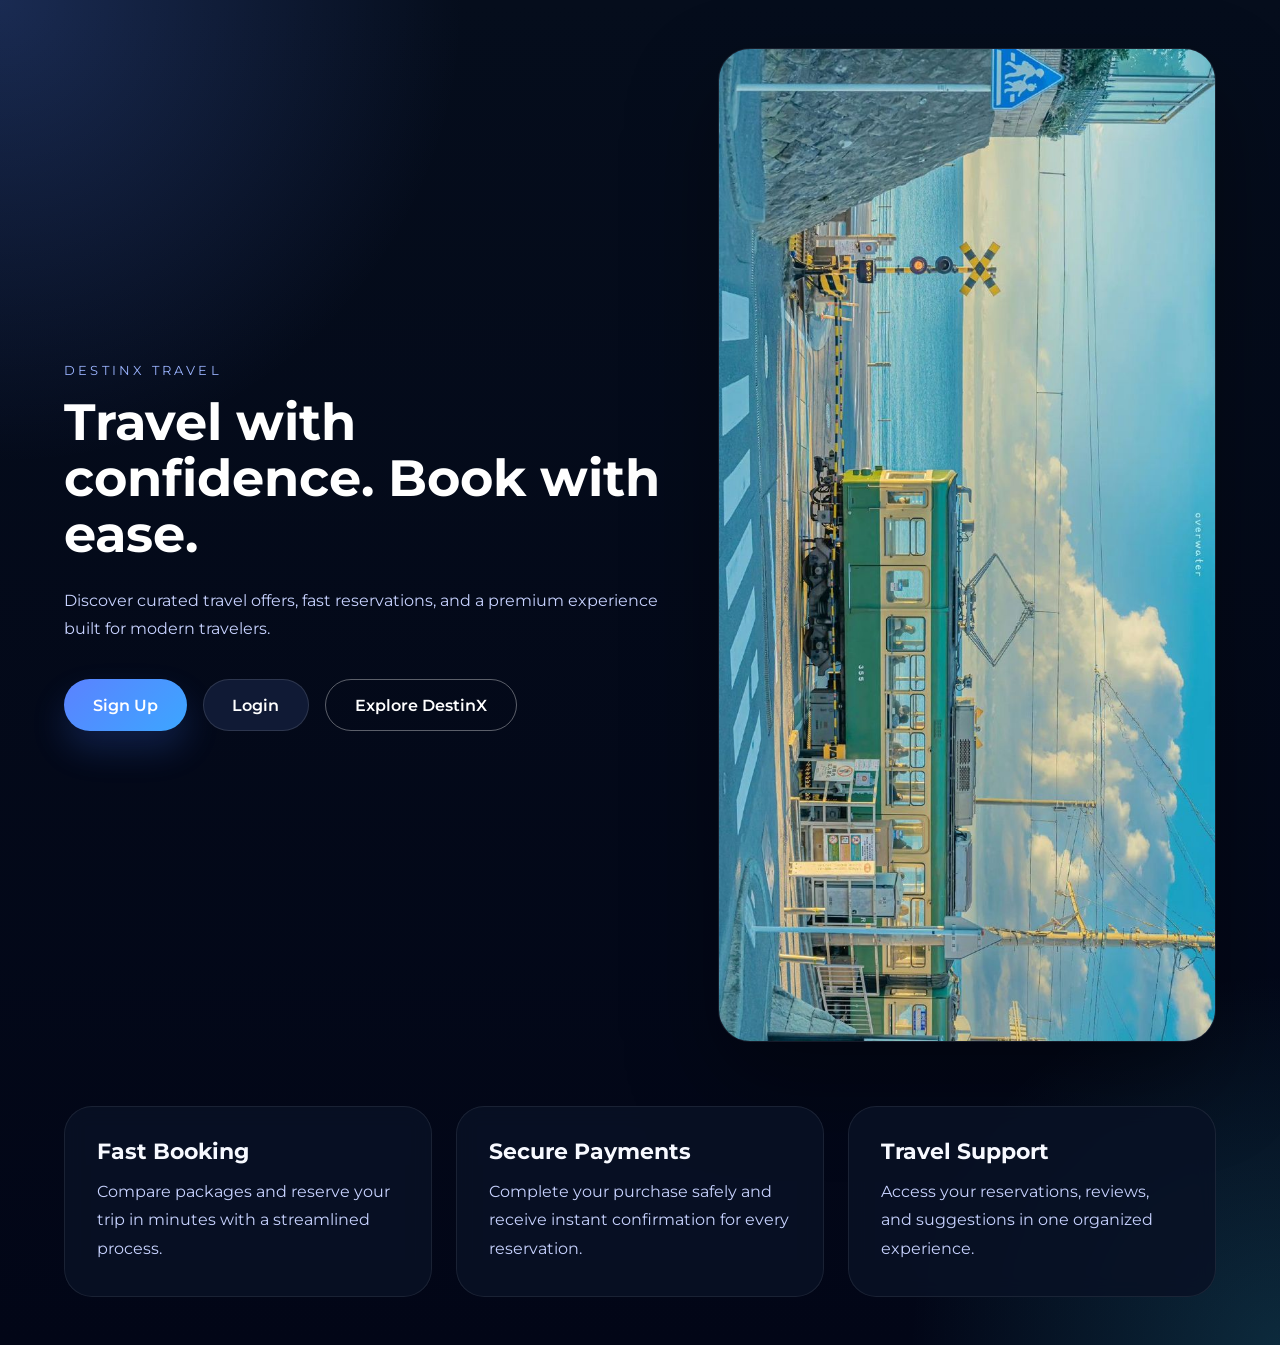
<file: index.html>
﻿<!DOCTYPE html>
<html lang="en">
<head>
    <meta charset="UTF-8">
    <meta name="viewport" content="width=device-width, initial-scale=1.0">
    <title>DestinX | Home</title>
    <link rel="stylesheet" href="https://fonts.googleapis.com/css?family=Montserrat:400,500,600,700">
    <link rel="stylesheet" href="css/style.css">
</head>
<body class="page-home">
    <main class="landing-page">
        <section class="hero-panel">
            <div class="hero-copy">
                <span class="eyebrow">DestinX Travel</span>
                <h1>Travel with confidence. Book with ease.</h1>
                <p>Discover curated travel offers, fast reservations, and a premium experience built for modern travelers.</p>
                <div class="button-row">
                    <a href="signup.html" class="btn btn-primary">Sign Up</a>
                    <a href="login.html" class="btn btn-secondary">Login</a>
                    <a href="home.html" class="btn btn-outline">Explore DestinX</a>
                </div>
            </div>
            <div class="hero-media">
                <img src="images/WhatsApp Image 2026-04-07 at 00.32.35.jpeg" alt="DestinX travel image" />
            </div>
        </section>

        <section class="feature-grid">
            <div class="feature-card">
                <h3>Fast Booking</h3>
                <p>Compare packages and reserve your trip in minutes with a streamlined process.</p>
            </div>
            <div class="feature-card">
                <h3>Secure Payments</h3>
                <p>Complete your purchase safely and receive instant confirmation for every reservation.</p>
            </div>
            <div class="feature-card">
                <h3>Travel Support</h3>
                <p>Access your reservations, reviews, and suggestions in one organized experience.</p>
            </div>
        </section>
    </main>
    <script src="js/script.js"></script>
</body>
</html>
</file>
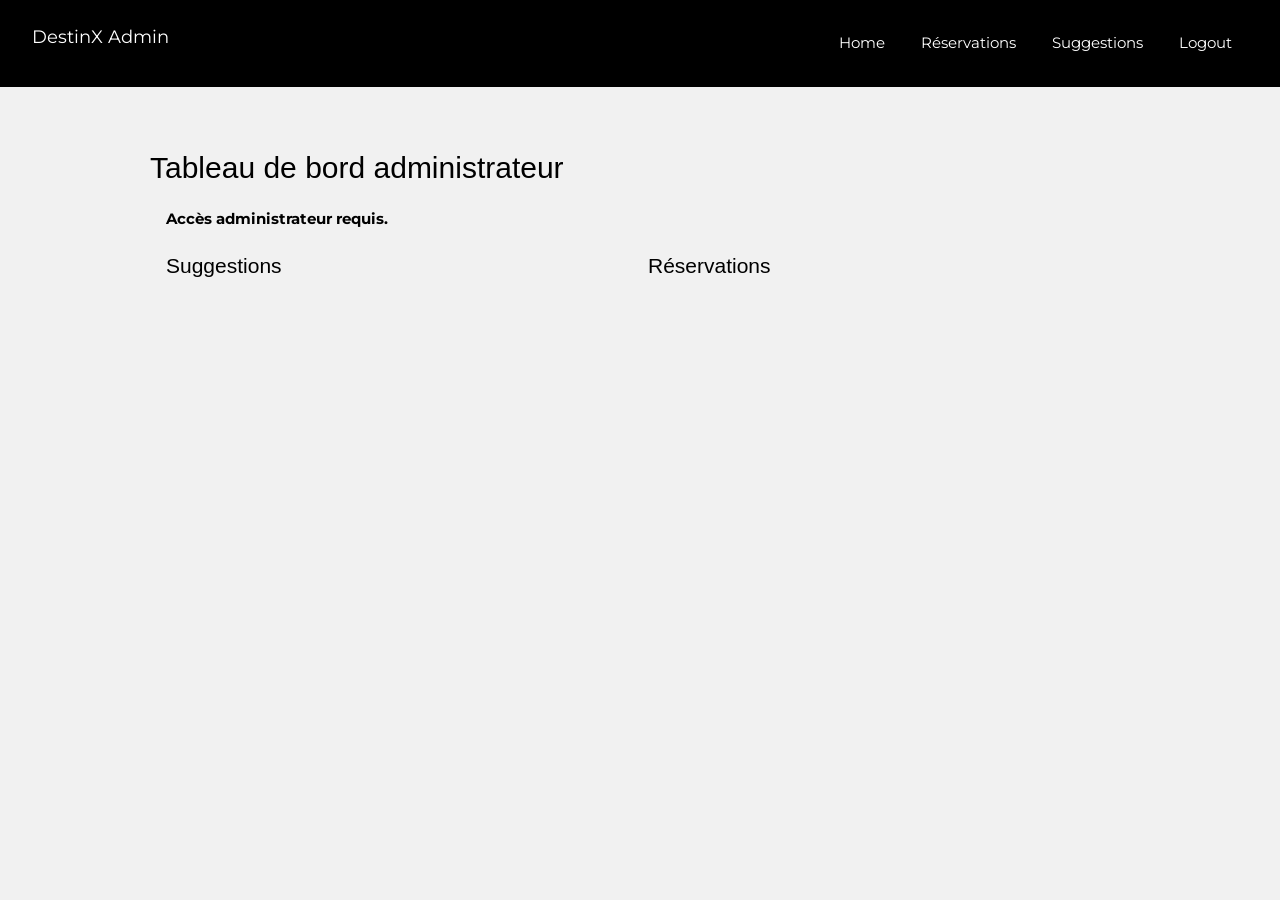
<file: admin.html>
<!DOCTYPE html>
<html lang="en">
<head>
    <meta charset="UTF-8">
    <meta name="viewport" content="width=device-width, initial-scale=1.0">
    <title>Admin Dashboard - DestinX</title>
    <link rel="stylesheet" href="https://www.w3schools.com/w3css/4/w3.css">
    <link rel="stylesheet" href="https://fonts.googleapis.com/css?family=Montserrat">
    <link rel="stylesheet" href="https://cdnjs.cloudflare.com/ajax/libs/font-awesome/4.7.0/css/font-awesome.min.css">
    <link rel="stylesheet" href="css/style.css">
</head>
<body class="w3-light-grey">
    <header class="w3-container w3-black w3-padding-16">
        <div class="w3-bar">
            <div class="w3-bar-item w3-large">DestinX Admin</div>
            <div class="w3-bar-item w3-right">
                <a href="home.html" class="w3-button w3-black">Home</a>
                <a href="my-reservations.html" class="w3-button w3-black">Réservations</a>
                <a href="suggestion.html" class="w3-button w3-black">Suggestions</a>
                <a href="index.html" class="w3-button w3-black">Logout</a>
            </div>
        </div>
    </header>
    <div class="w3-content w3-padding-64">
        <h2 class="w3-text-black">Tableau de bord administrateur</h2>
        <div id="admin-welcome" class="w3-panel w3-light-grey w3-padding"></div>
        <div class="w3-row-padding">
            <div class="w3-half">
                <h3>Suggestions</h3>
                <div id="suggestions-admin-list"></div>
            </div>
            <div class="w3-half">
                <h3>Réservations</h3>
                <div id="reservations-admin-list"></div>
            </div>
        </div>
    </div>
    <script src="js/script.js"></script>
</body>
</html>
</file>
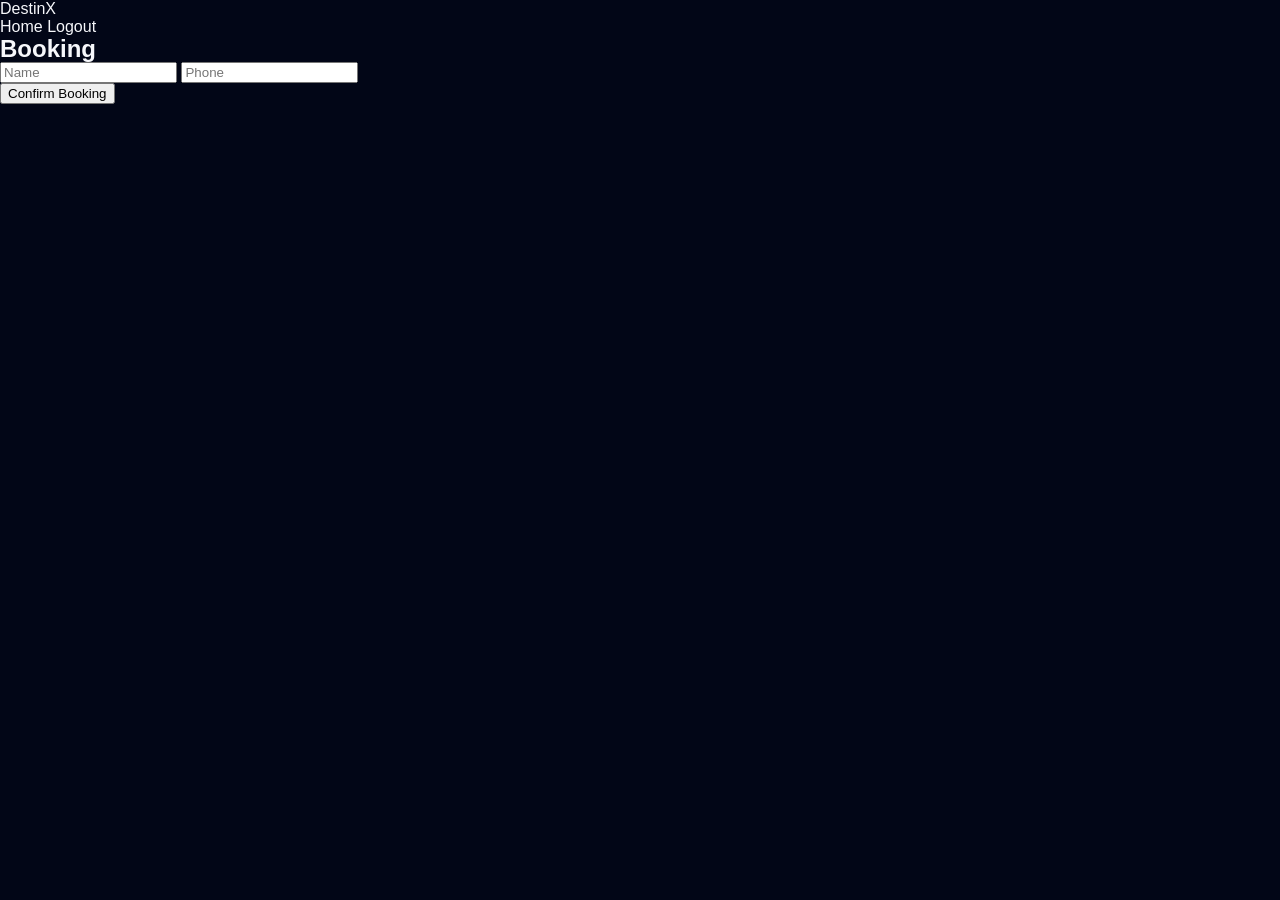
<file: booking.html>
<!DOCTYPE html>
<html lang="en">
<head>
    <meta charset="UTF-8">
    <meta name="viewport" content="width=device-width, initial-scale=1.0">
    <title>Booking - DestinX</title>
    <link rel="stylesheet" href="css/style.css">
</head>
<body>
    <header>
        <div class="logo">DestinX</div>
        <nav>
            <a href="home.html">Home</a>
            <a href="index.html">Logout</a>
        </nav>
    </header>
    <div class="container">
        <div class="form-page">
            <h2>Booking</h2>
            <form id="booking-form">
                <input type="text" id="name" placeholder="Name" required>
                <input type="tel" id="phone" placeholder="Phone" required>
                <div id="booking-summary">
                    <!-- Summary will be populated by JS -->
                </div>
                <button type="submit">Confirm Booking</button>
            </form>
        </div>
    </div>
    <script src="js/script.js"></script>
</body>
</html>
</file>
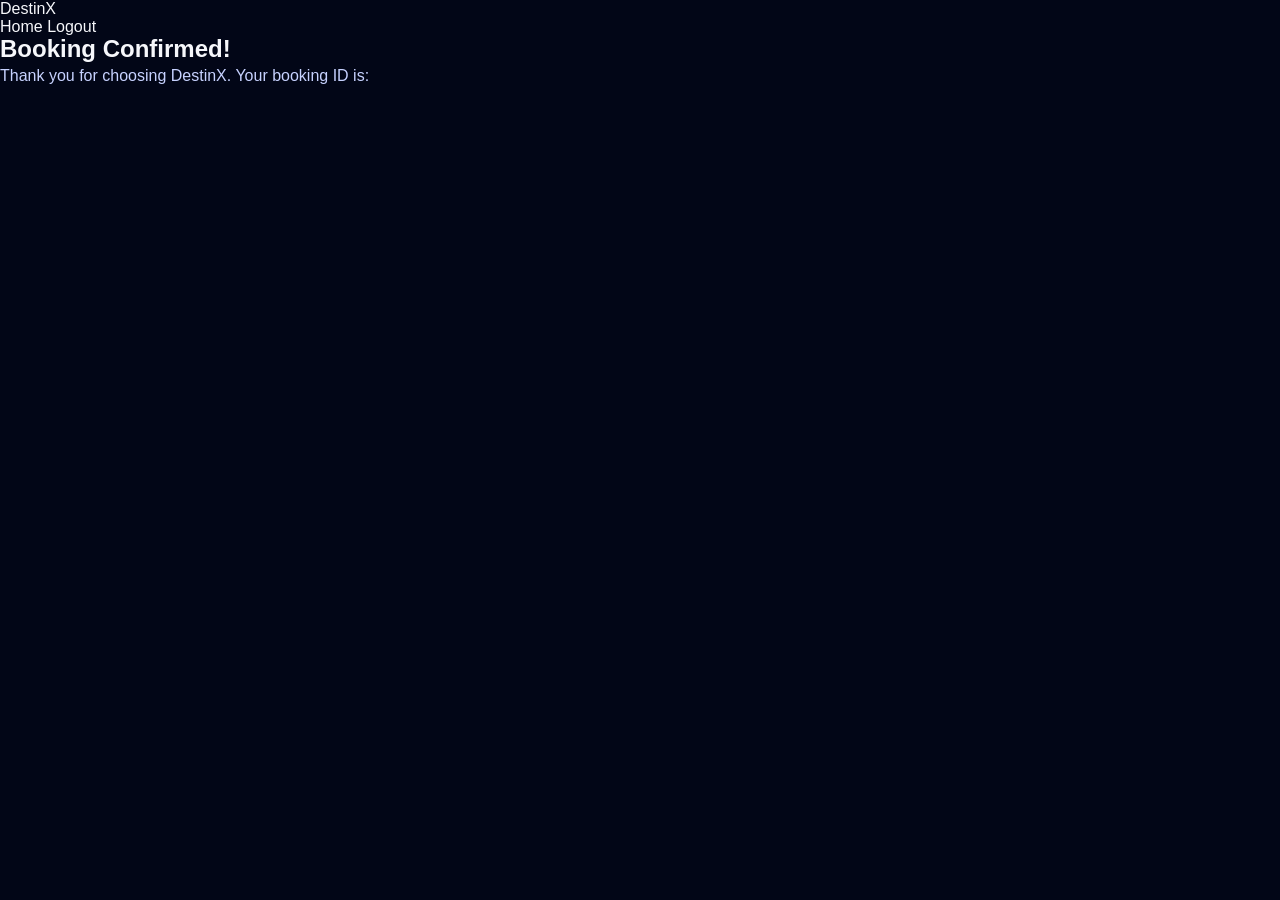
<file: confirmation.html>
<!DOCTYPE html>
<html lang="en">
<head>
    <meta charset="UTF-8">
    <meta name="viewport" content="width=device-width, initial-scale=1.0">
    <title>Confirmation - DestinX</title>
    <link rel="stylesheet" href="css/style.css">
</head>
<body>
    <header>
        <div class="logo">DestinX</div>
        <nav>
            <a href="home.html">Home</a>
            <a href="index.html">Logout</a>
        </nav>
    </header>
    <div class="container">
        <div class="confirmation">
            <h2>Booking Confirmed!</h2>
            <div id="confirmation-details">
                <!-- Details will be populated by JS -->
            </div>
            <p>Thank you for choosing DestinX. Your booking ID is: <span id="booking-id"></span></p>
        </div>
    </div>
    <script src="js/script.js"></script>
</body>
</html>
</file>
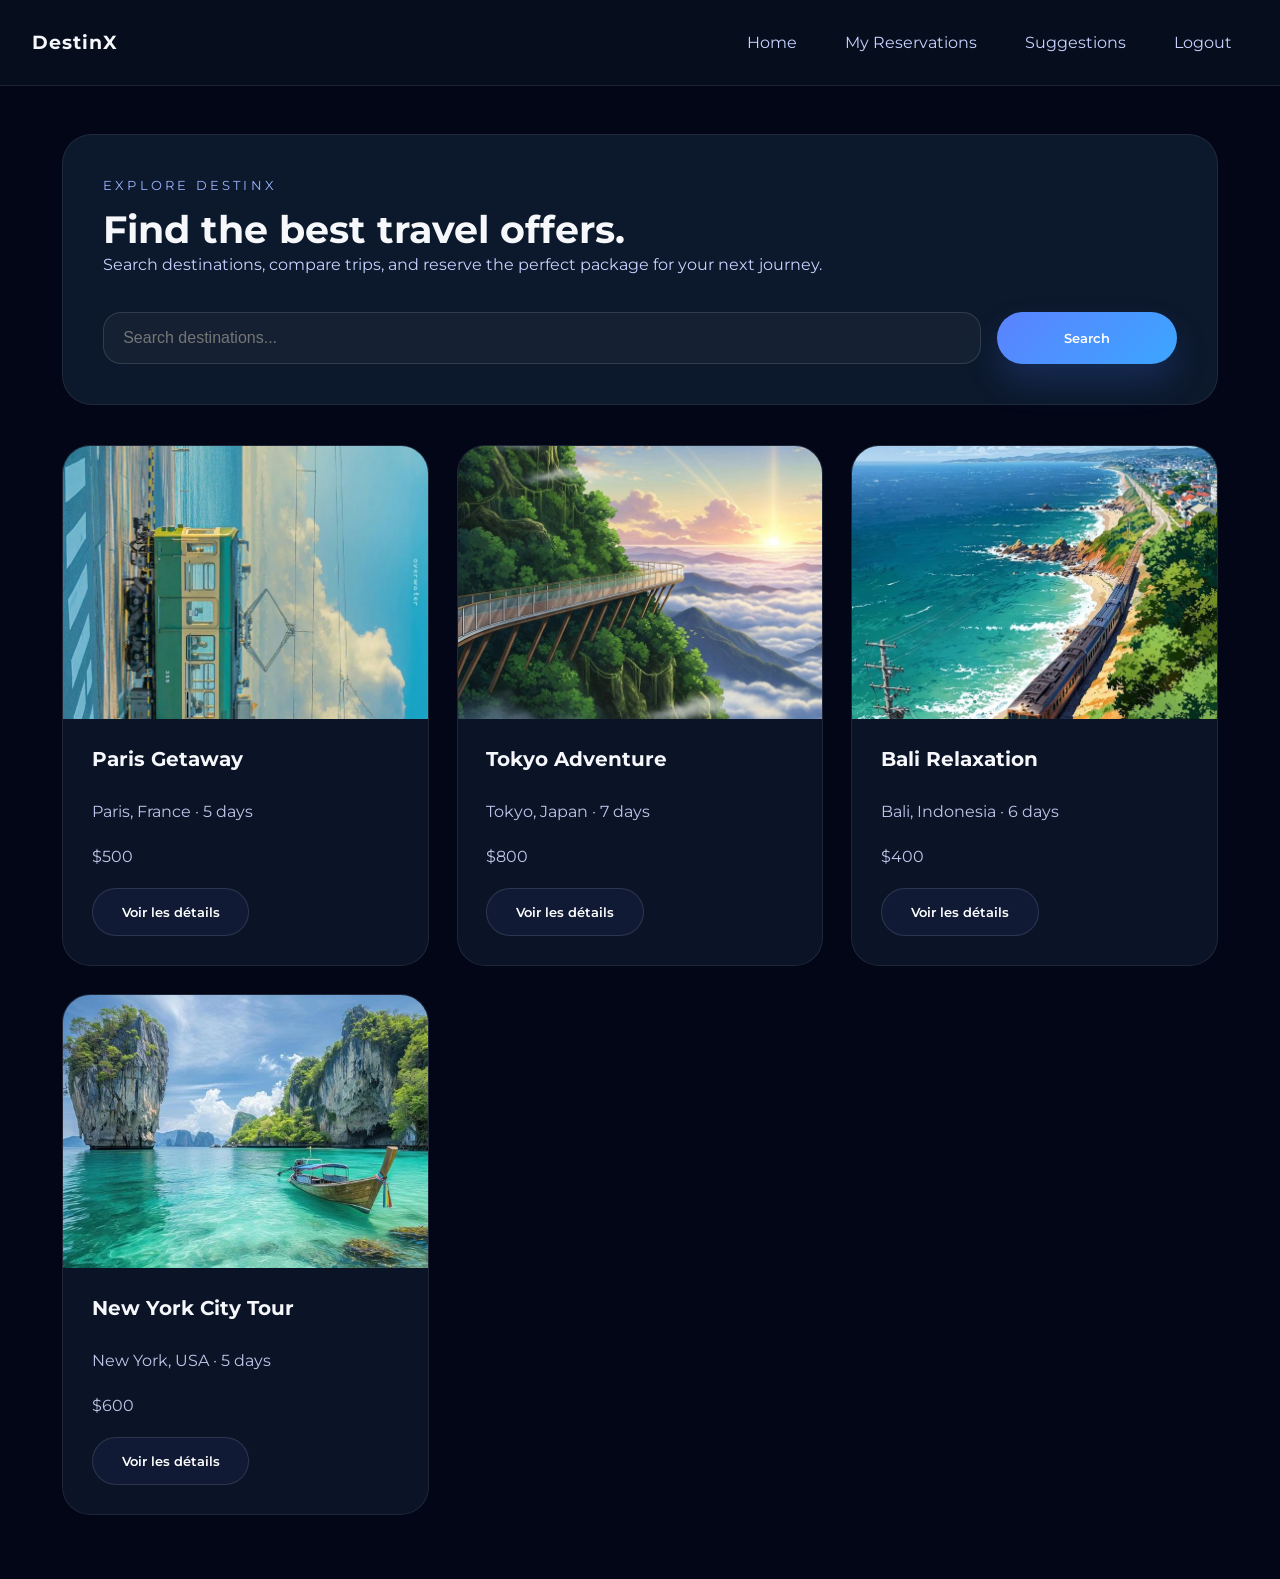
<file: home.html>
﻿<!DOCTYPE html>
<html lang="en">
<head>
    <meta charset="UTF-8">
    <meta name="viewport" content="width=device-width, initial-scale=1.0">
    <title>DestinX | Explore</title>
    <link rel="stylesheet" href="https://fonts.googleapis.com/css?family=Montserrat:400,500,600,700">
    <link rel="stylesheet" href="css/style.css">
</head>
<body class="page-explore">
    <header class="topbar">
        <div class="brand">DestinX</div>
        <nav class="topnav">
            <a href="index.html">Home</a>
            <a href="my-reservations.html">My Reservations</a>
            <a href="suggestion.html">Suggestions</a>
            <a href="javascript:void(0)" onclick="logout()">Logout</a>
        </nav>
    </header>

    <main class="explore-main">
        <section class="search-panel">
            <div class="search-copy">
                <span class="eyebrow">Explore DestinX</span>
                <h1>Find the best travel offers.</h1>
                <p>Search destinations, compare trips, and reserve the perfect package for your next journey.</p>
            </div>
            <form class="search-form" onsubmit="event.preventDefault(); searchOffers();">
                <input type="text" id="destination" placeholder="Search destinations..." autocomplete="off">
                <button type="button" class="btn btn-primary" onclick="searchOffers()">Search</button>
            </form>
        </section>

        <section class="offers-grid" id="offers-list">
            <!-- Offers are loaded here -->
        </section>
    </main>

    <script src="js/script.js"></script>
</body>
</html>
</file>
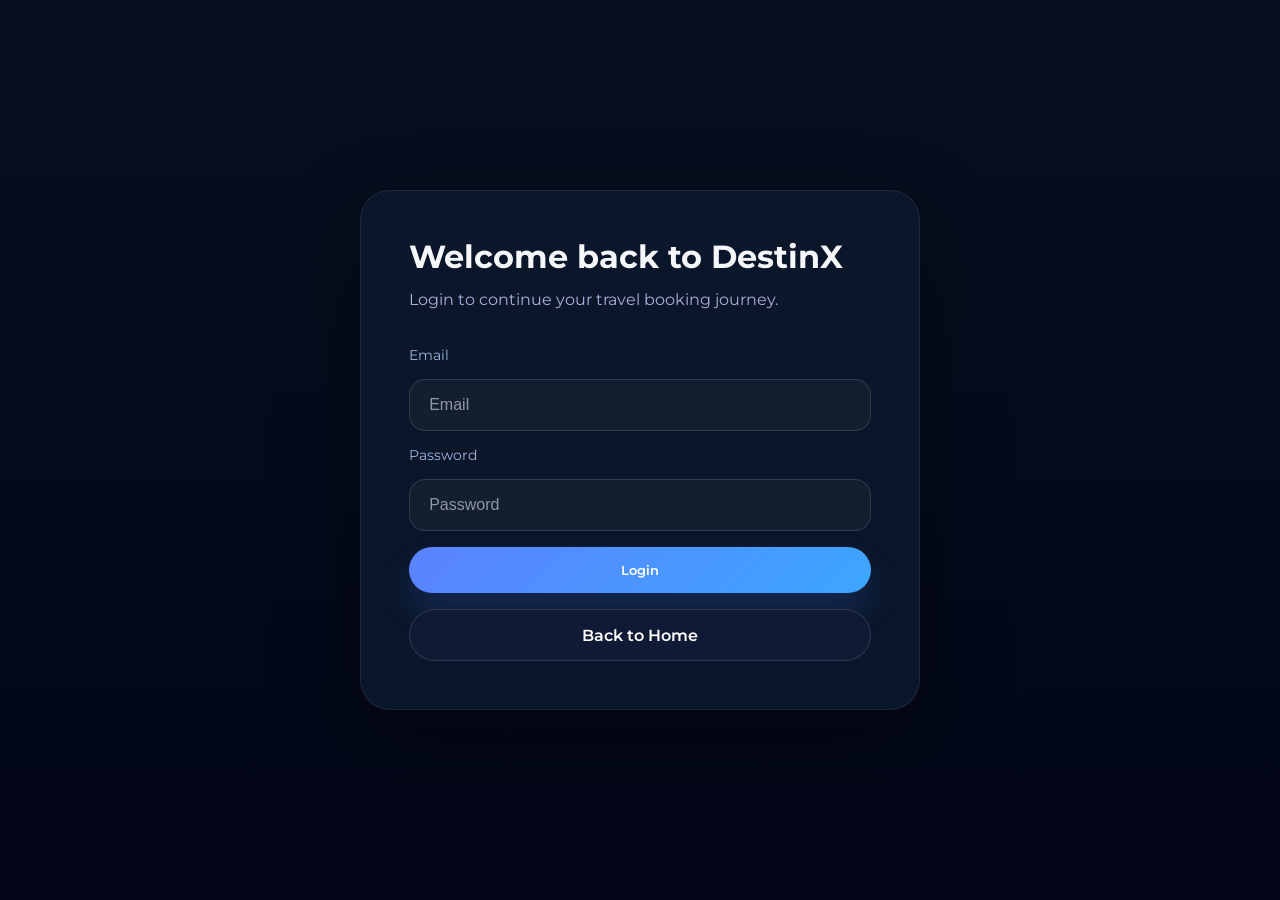
<file: login.html>
﻿<!DOCTYPE html>
<html lang="en">
<head>
    <meta charset="UTF-8">
    <meta name="viewport" content="width=device-width, initial-scale=1.0">
    <title>DestinX | Login</title>
    <link rel="stylesheet" href="https://fonts.googleapis.com/css?family=Montserrat:400,500,600,700">
    <link rel="stylesheet" href="css/style.css">
</head>
<body class="page-auth">
    <div class="auth-container">
        <div class="auth-card">
            <h1>Welcome back to DestinX</h1>
            <p>Login to continue your travel booking journey.</p>
            <form id="login-form" class="auth-form">
                <label for="email">Email</label>
                <input type="email" id="email" placeholder="Email" required>
                <label for="password">Password</label>
                <input type="password" id="password" placeholder="Password" required>
                <button type="submit" class="btn btn-primary">Login</button>
                <a href="index.html" class="btn btn-secondary">Back to Home</a>
            </form>
            <div id="error-message" class="auth-error">Invalid email or password.</div>
        </div>
    </div>
    <script src="js/script.js"></script>
</body>
</html>
</file>
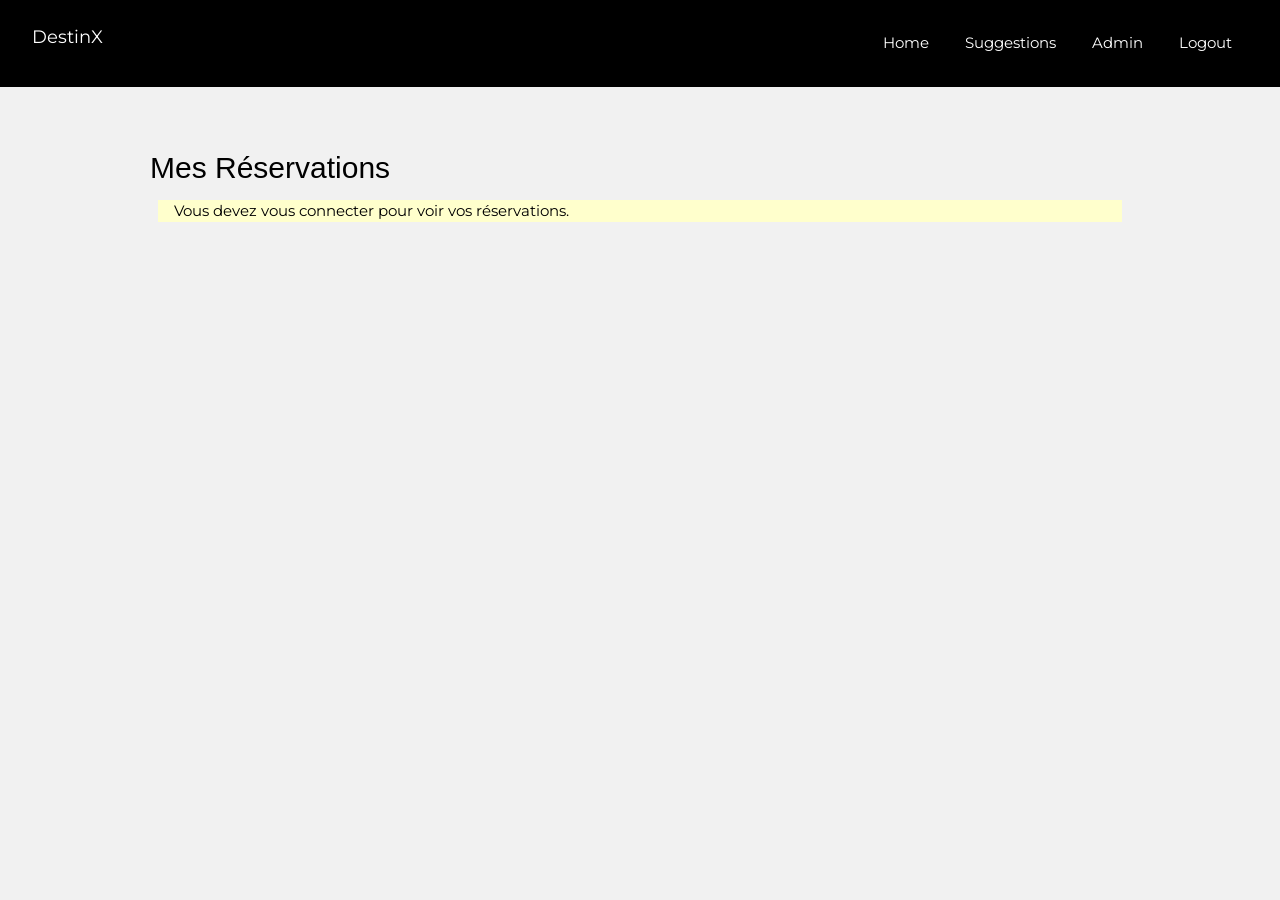
<file: my-reservations.html>
<!DOCTYPE html>
<html lang="en">
<head>
    <meta charset="UTF-8">
    <meta name="viewport" content="width=device-width, initial-scale=1.0">
    <title>Mes Réservations - DestinX</title>
    <link rel="stylesheet" href="https://www.w3schools.com/w3css/4/w3.css">
    <link rel="stylesheet" href="https://fonts.googleapis.com/css?family=Montserrat">
    <link rel="stylesheet" href="https://cdnjs.cloudflare.com/ajax/libs/font-awesome/4.7.0/css/font-awesome.min.css">
    <link rel="stylesheet" href="css/style.css">
</head>
<body class="w3-light-grey">
    <header class="w3-container w3-black w3-padding-16">
        <div class="w3-bar">
            <div class="w3-bar-item w3-large">DestinX</div>
            <div class="w3-bar-item w3-right">
                <a href="home.html" class="w3-button w3-black">Home</a>
                <a href="suggestion.html" class="w3-button w3-black">Suggestions</a>
                <a href="admin.html" class="w3-button w3-black">Admin</a>
                <a href="index.html" class="w3-button w3-black">Logout</a>
            </div>
        </div>
    </header>
    <div class="w3-content w3-padding-64">
        <h2 class="w3-text-black">Mes Réservations</h2>
        <div id="reservations-list" class="w3-row-padding"></div>
    </div>
    <script src="js/script.js"></script>
</body>
</html>
</file>
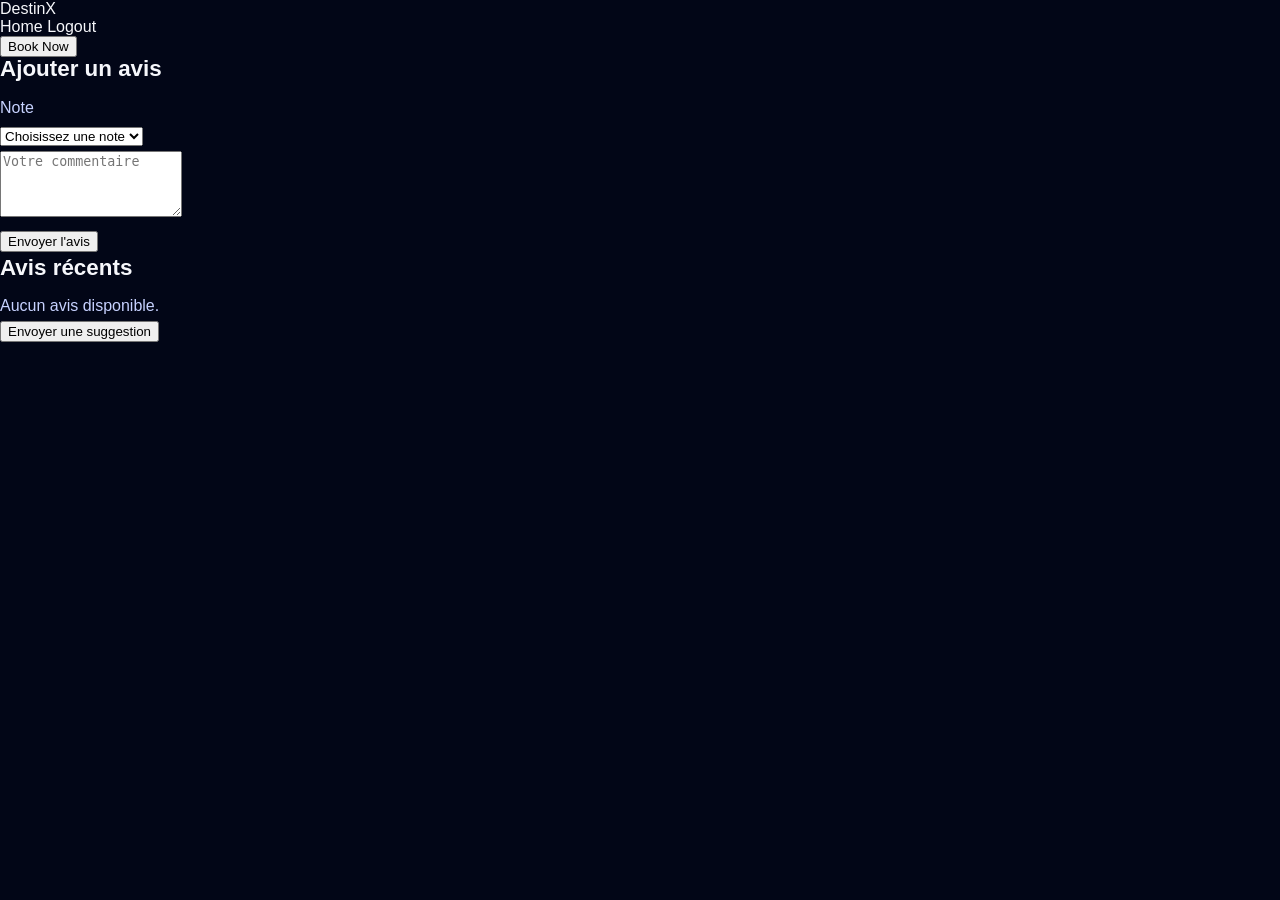
<file: offer-details.html>
<!DOCTYPE html>
<html lang="en">
<head>
    <meta charset="UTF-8">
    <meta name="viewport" content="width=device-width, initial-scale=1.0">
    <title>Offer Details - DestinX</title>
    <link rel="stylesheet" href="css/style.css">
</head>
<body>
    <header>
        <div class="logo">DestinX</div>
        <nav>
            <a href="home.html">Home</a>
            <a href="index.html">Logout</a>
        </nav>
    </header>
    <div class="container">
        <div class="offer-details" id="offer-details">
            <!-- Details will be populated by JS -->
        </div>
        <button class="w3-button w3-black w3-margin-bottom" onclick="bookNow()">Book Now</button>
        <div class="w3-card w3-white w3-padding-24 review-section">
            <h3>Ajouter un avis</h3>
            <p><label>Note</label></p>
            <p>
                <select id="review-rating" class="w3-select w3-border">
                    <option value="">Choisissez une note</option>
                    <option value="5">5 - Excellent</option>
                    <option value="4">4 - Très bien</option>
                    <option value="3">3 - Bien</option>
                    <option value="2">2 - Moyen</option>
                    <option value="1">1 - Mauvais</option>
                </select>
            </p>
            <p><textarea id="review-comment" class="w3-input w3-border" rows="4" placeholder="Votre commentaire"></textarea></p>
            <p><button class="w3-button w3-black" onclick="submitReview()">Envoyer l'avis</button></p>
            <div id="review-success" class="w3-panel w3-green w3-text-white" style="display:none;">
                Avis ajouté avec succès.
            </div>
        </div>
        <div class="w3-card w3-white w3-padding-24 w3-margin-top">
            <h3>Avis récents</h3>
            <div id="offer-reviews"></div>
        </div>
        <button class="w3-button w3-grey w3-margin-top" onclick="window.location.href='suggestion.html'">Envoyer une suggestion</button>
    </div>
    <script src="js/script.js"></script>
</body>
</html>
</file>
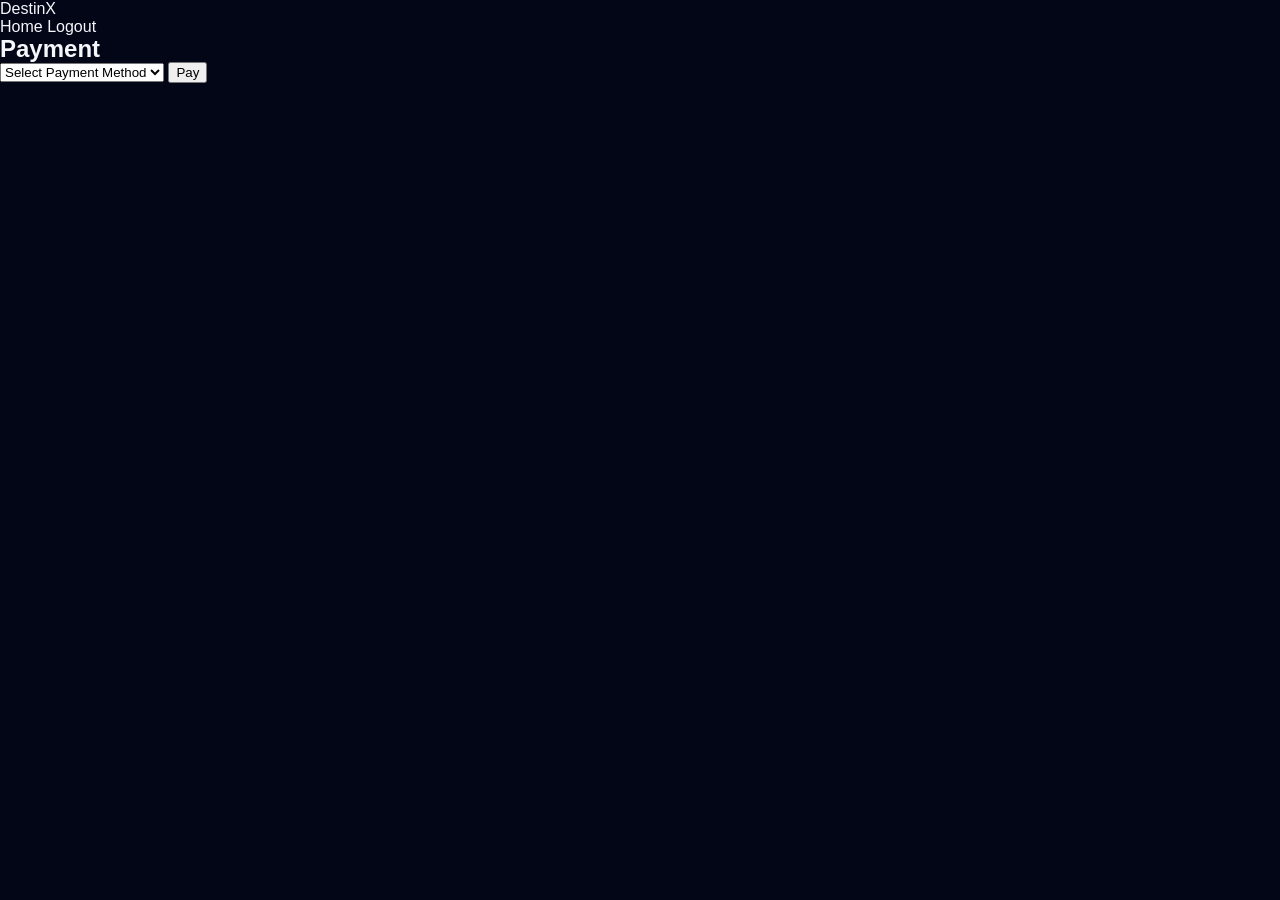
<file: payment.html>
<!DOCTYPE html>
<html lang="en">
<head>
    <meta charset="UTF-8">
    <meta name="viewport" content="width=device-width, initial-scale=1.0">
    <title>Payment - DestinX</title>
    <link rel="stylesheet" href="css/style.css">
</head>
<body>
    <header>
        <div class="logo">DestinX</div>
        <nav>
            <a href="home.html">Home</a>
            <a href="index.html">Logout</a>
        </nav>
    </header>
    <div class="container">
        <div class="form-page">
            <h2>Payment</h2>
            <div id="payment-summary">
                <!-- Summary will be populated by JS -->
            </div>
            <form id="payment-form">
                <select id="payment-method" required>
                    <option value="">Select Payment Method</option>
                    <option value="credit-card">Credit Card</option>
                    <option value="paypal">PayPal</option>
                </select>
                <input type="text" id="card-number" placeholder="Card Number" style="display:none;">
                <input type="text" id="expiry" placeholder="Expiry Date" style="display:none;">
                <input type="text" id="cvv" placeholder="CVV" style="display:none;">
                <button type="submit">Pay</button>
            </form>
        </div>
    </div>
    <script src="js/script.js"></script>
</body>
</html>
</file>
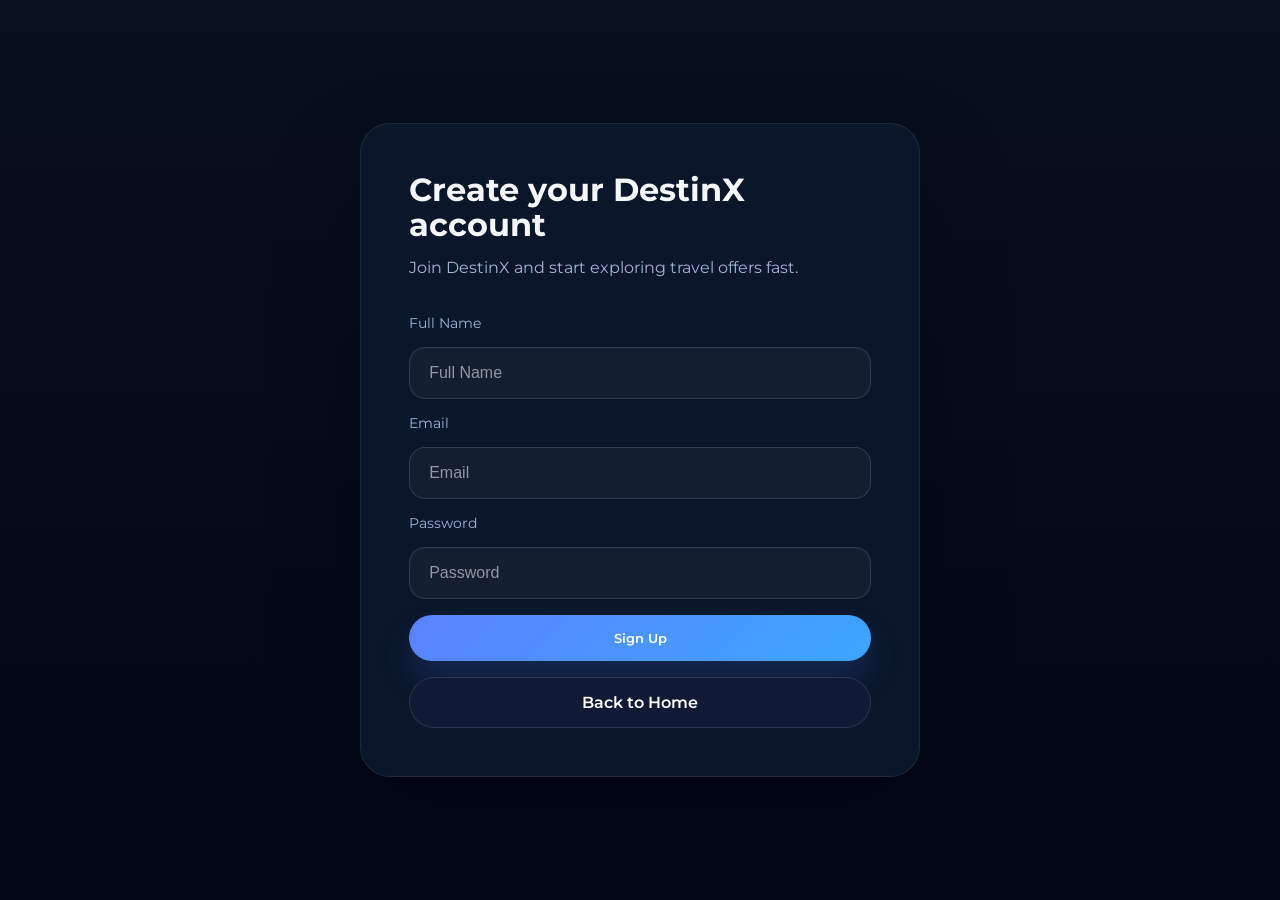
<file: signup.html>
﻿<!DOCTYPE html>
<html lang="en">
<head>
    <meta charset="UTF-8">
    <meta name="viewport" content="width=device-width, initial-scale=1.0">
    <title>DestinX | Sign Up</title>
    <link rel="stylesheet" href="https://fonts.googleapis.com/css?family=Montserrat:400,500,600,700">
    <link rel="stylesheet" href="css/style.css">
</head>
<body class="page-auth">
    <div class="auth-container">
        <div class="auth-card">
            <h1>Create your DestinX account</h1>
            <p>Join DestinX and start exploring travel offers fast.</p>
            <form id="signup-form" class="auth-form">
                <label for="full-name">Full Name</label>
                <input type="text" id="full-name" placeholder="Full Name" required>
                <label for="email">Email</label>
                <input type="email" id="email" placeholder="Email" required>
                <label for="password">Password</label>
                <input type="password" id="password" placeholder="Password" required>
                <button type="submit" class="btn btn-primary">Sign Up</button>
                <a href="index.html" class="btn btn-secondary">Back to Home</a>
            </form>
        </div>
    </div>
    <script src="js/script.js"></script>
</body>
</html>
</file>
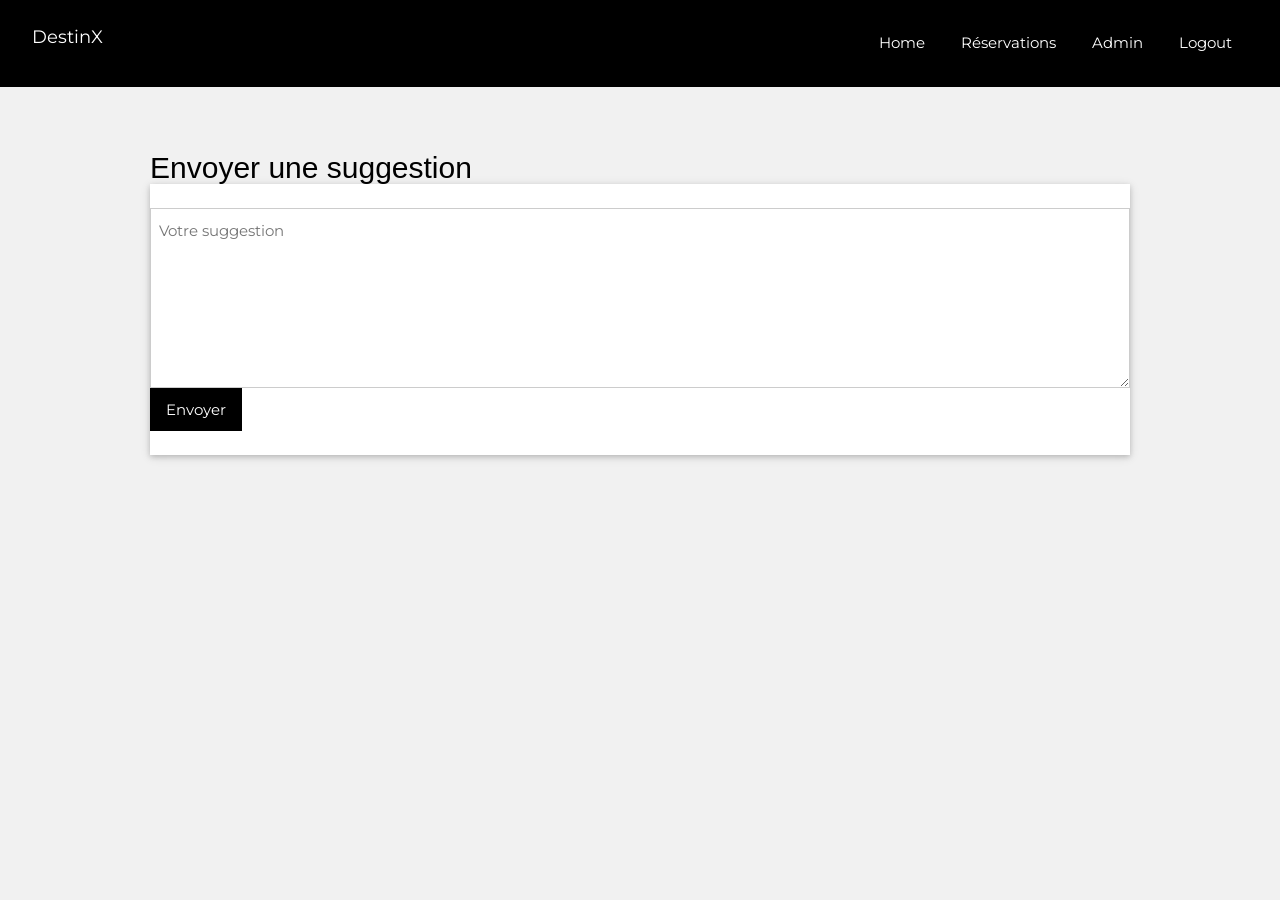
<file: suggestion.html>
<!DOCTYPE html>
<html lang="en">
<head>
    <meta charset="UTF-8">
    <meta name="viewport" content="width=device-width, initial-scale=1.0">
    <title>Suggestion - DestinX</title>
    <link rel="stylesheet" href="https://www.w3schools.com/w3css/4/w3.css">
    <link rel="stylesheet" href="https://fonts.googleapis.com/css?family=Montserrat">
    <link rel="stylesheet" href="https://cdnjs.cloudflare.com/ajax/libs/font-awesome/4.7.0/css/font-awesome.min.css">
    <link rel="stylesheet" href="css/style.css">
</head>
<body class="w3-light-grey">
    <header class="w3-container w3-black w3-padding-16">
        <div class="w3-bar">
            <div class="w3-bar-item w3-large">DestinX</div>
            <div class="w3-bar-item w3-right">
                <a href="home.html" class="w3-button w3-black">Home</a>
                <a href="my-reservations.html" class="w3-button w3-black">Réservations</a>
                <a href="admin.html" class="w3-button w3-black">Admin</a>
                <a href="index.html" class="w3-button w3-black">Logout</a>
            </div>
        </div>
    </header>
    <div class="w3-content w3-padding-64">
        <h2 class="w3-text-black">Envoyer une suggestion</h2>
        <form id="suggestion-form" class="w3-card w3-white w3-padding-24">
            <p><textarea id="suggestion-text" class="w3-input w3-border" rows="6" placeholder="Votre suggestion"></textarea></p>
            <p><button type="submit" class="w3-button w3-black">Envoyer</button></p>
        </form>
        <div id="suggestion-success" class="w3-panel w3-green w3-text-white" style="display:none;">
            Suggestion envoyée ! Merci pour votre retour.
        </div>
    </div>
    <script src="js/script.js"></script>
</body>
</html>
</file>
<file: css/style.css>
﻿/* Global styles */
* {
    box-sizing: border-box;
}
html, body {
    margin: 0;
    padding: 0;
    font-family: 'Montserrat', sans-serif;
    color: #f6f7fb;
    background: #020617;
}
body {
    min-height: 100vh;
}
a {
    color: inherit;
    text-decoration: none;
}
button, .btn {
    font-family: 'Montserrat', sans-serif;
}

/* Typography */
.eyebrow {
    display: inline-block;
    text-transform: uppercase;
    letter-spacing: 0.25em;
    font-size: 0.8rem;
    margin-bottom: 1rem;
    color: #9bb4ff;
}
h1, h2, h3 {
    margin: 0;
    line-height: 1.1;
}
h1 {
    font-size: clamp(2.5rem, 4vw, 4.2rem);
}
h3 {
    font-size: 1.4rem;
    margin-bottom: 0.75rem;
}
p {
    color: #c7d2ff;
    line-height: 1.8;
    margin: 0;
}

/* Buttons */
.btn {
    display: inline-flex;
    align-items: center;
    justify-content: center;
    padding: 0.95rem 1.8rem;
    border-radius: 999px;
    font-weight: 600;
    transition: transform 0.25s ease, box-shadow 0.25s ease, background-color 0.25s ease;
}
.btn-primary {
    background: linear-gradient(135deg, #5b82ff, #3ca6ff);
    color: #fff;
    border: none;
    box-shadow: 0 18px 35px rgba(64, 120, 255, 0.2);
}
.btn-secondary {
    background: #101a35;
    color: #fff;
    border: 1px solid rgba(255,255,255,0.12);
}
.btn-outline {
    background: transparent;
    border: 1px solid rgba(255,255,255,0.35);
    color: #fff;
}
.btn:hover {
    transform: translateY(-2px);
}

/* Landing page */
.landing-page {
    min-height: 100vh;
    display: flex;
    flex-direction: column;
    justify-content: center;
    padding: 3rem 4rem;
    background: radial-gradient(circle at top left, rgba(92, 138, 255, 0.24), transparent 25%),
                radial-gradient(circle at bottom right, rgba(68, 230, 255, 0.16), transparent 20%),
                linear-gradient(180deg, #050d1c 0%, #020617 100%);
}
.hero-panel {
    display: grid;
    grid-template-columns: 1.2fr 1fr;
    gap: 3.5rem;
    align-items: center;
    max-width: 1200px;
    width: 100%;
    margin: 0 auto;
}
.hero-copy {
    max-width: 670px;
}
.hero-copy h1 {
    margin-bottom: 1.5rem;
    color: #ffffff;
}
.hero-copy p {
    max-width: 600px;
    margin-bottom: 2.2rem;
}
.button-row {
    display: flex;
    flex-wrap: wrap;
    gap: 1rem;
}
.hero-media {
    display: flex;
    justify-content: center;
}
.hero-media img {
    width: 100%;
    max-width: 550px;
    border-radius: 32px;
    object-fit: cover;
    box-shadow: 0 40px 90px rgba(0, 0, 0, 0.35);
    border: 1px solid rgba(255,255,255,0.08);
}
.feature-grid {
    width: 100%;
    display: grid;
    grid-template-columns: repeat(3, minmax(0, 1fr));
    gap: 1.5rem;
    max-width: 1200px;
    margin: 4rem auto 0;
}
.feature-card {
    background: rgba(9, 18, 37, 0.88);
    border: 1px solid rgba(255,255,255,0.08);
    border-radius: 28px;
    padding: 2rem;
    backdrop-filter: blur(10px);
}
.feature-card h3 {
    margin-bottom: 0.85rem;
    color: #f7f9ff;
}

/* Auth pages */
.page-auth {
    min-height: 100vh;
    display: grid;
    place-items: center;
    padding: 2rem;
    background: linear-gradient(180deg, #07101f 0%, #020617 100%);
}
.auth-container {
    width: min(560px, 100%);
}
.auth-card {
    background: rgba(11, 23, 42, 0.96);
    border: 1px solid rgba(255,255,255,0.08);
    border-radius: 30px;
    padding: 3rem;
    box-shadow: 0 35px 90px rgba(0, 0, 0, 0.32);
}
.auth-card h1 {
    font-size: 2rem;
    margin-bottom: 0.75rem;
}
.auth-card p {
    margin-bottom: 2rem;
    color: #a7b3d9;
}
.auth-form {
    display: grid;
    gap: 1rem;
}
.auth-form label {
    font-size: 0.85rem;
    color: #9fb4dd;
}
.auth-form input {
    width: 100%;
    border: 1px solid rgba(255,255,255,0.12);
    background: rgba(255,255,255,0.04);
    color: #f4f7ff;
    padding: 1rem 1.2rem;
    border-radius: 16px;
    font-size: 1rem;
}
.auth-form input::placeholder {
    color: rgba(247, 250, 255, 0.55);
}
.auth-form .btn {
    width: 100%;
}
.auth-error {
    margin-top: 1rem;
    color: #ff6b6b;
    display: none;
}

    .profile-page {
        min-height: 100vh;
        display: grid;
        place-items: center;
        padding: 2rem;
        background: linear-gradient(180deg, #07101f 0%, #020617 100%);
    }
    .profile-section {
        width: min(620px, 100%);
    }
    .profile-card {
        background: rgba(12, 22, 40, 0.97);
        border: 1px solid rgba(255,255,255,0.1);
        border-radius: 30px;
        padding: 2.5rem;
        box-shadow: 0 35px 90px rgba(0, 0, 0, 0.32);
        display: grid;
        gap: 1.25rem;
    }
    .profile-card p {
        display: flex;
        justify-content: space-between;
        gap: 1rem;
        color: #d4ddff;
        font-size: 1rem;
        padding: 1rem 1.2rem;
        border-radius: 18px;
        background: rgba(255,255,255,0.03);
    }
    .profile-card p strong {
        color: #fff;
    }
    .profile-buttons {
        display: flex;
        flex-wrap: wrap;
        gap: 1rem;
        justify-content: flex-start;
    }
    .profile-buttons .btn {
        min-width: 180px;
    }

/* Explore page */
.topbar {
    display: flex;
    justify-content: space-between;
    align-items: center;
    padding: 1.3rem 2rem;
    background: rgba(7, 15, 31, 0.95);
    border-bottom: 1px solid rgba(255,255,255,0.08);
    position: sticky;
    top: 0;
    z-index: 10;
}
.brand {
    font-size: 1.2rem;
    font-weight: 700;
    letter-spacing: 1px;
}
.topnav {
    display: flex;
    flex-wrap: wrap;
    gap: 1rem;
}
.topnav a {
    color: #c7d2ff;
    padding: 0.75rem 1rem;
    border-radius: 999px;
    transition: background 0.25s ease;
}
.topnav a:hover {
    background: rgba(92, 138, 255, 0.14);
}
.explore-main {
    padding: 3rem 2rem 4rem;
    max-width: 1220px;
    margin: 0 auto;
}
.search-panel {
    display: grid;
    gap: 2rem;
    padding: 2.5rem;
    background: rgba(13, 25, 45, 0.96);
    border: 1px solid rgba(255,255,255,0.08);
    border-radius: 30px;
    margin-bottom: 2.5rem;
}
.search-copy h1 {
    font-size: clamp(2rem, 3vw, 3rem);
}
.search-form {
    display: grid;
    grid-template-columns: 1fr 180px;
    gap: 1rem;
}
.search-form input {
    border: 1px solid rgba(255,255,255,0.12);
    background: rgba(255,255,255,0.04);
    color: #f7f9ff;
    padding: 1rem 1.2rem;
    border-radius: 18px;
    font-size: 1rem;
}
.offers-grid {
    display: grid;
    grid-template-columns: repeat(3, minmax(0, 1fr));
    gap: 1.75rem;
}
.offer-card {
    background: rgba(12, 22, 40, 0.95);
    border: 1px solid rgba(255,255,255,0.08);
    border-radius: 28px;
    overflow: hidden;
    display: flex;
    flex-direction: column;
    min-height: 100%;
}
.offer-card img {
    width: 100%;
    aspect-ratio: 4 / 3;
    object-fit: cover;
}
.offer-card-content {
    padding: 1.8rem;
    display: flex;
    flex-direction: column;
    gap: 1rem;
}
.offer-card-content h3 {
    font-size: 1.25rem;
}
.offer-card-content p {
    color: #bdc6ea;
}
.offer-card-footer {
    margin-top: auto;
    display: flex;
    justify-content: space-between;
    align-items: center;
    gap: 1rem;
}
.offer-card-footer .price {
    font-size: 1.25rem;
    font-weight: 700;
    color: #f5f8ff;
}

/* Responsive */
@media (max-width: 1024px) {
    .hero-panel {
        grid-template-columns: 1fr;
    }
    .feature-grid {
        grid-template-columns: 1fr;
    }
    .search-form {
        grid-template-columns: 1fr;
    }
    .offers-grid {
        grid-template-columns: repeat(2, minmax(0, 1fr));
    }
}
@media (max-width: 720px) {
    .landing-page {
        padding: 2rem 1.4rem;
    }
    .topbar {
        flex-direction: column;
        align-items: flex-start;
        gap: 1rem;
    }
    .offers-grid {
        grid-template-columns: 1fr;
    }
    .button-row {
        flex-direction: column;
        align-items: stretch;
    }
}
</file>
